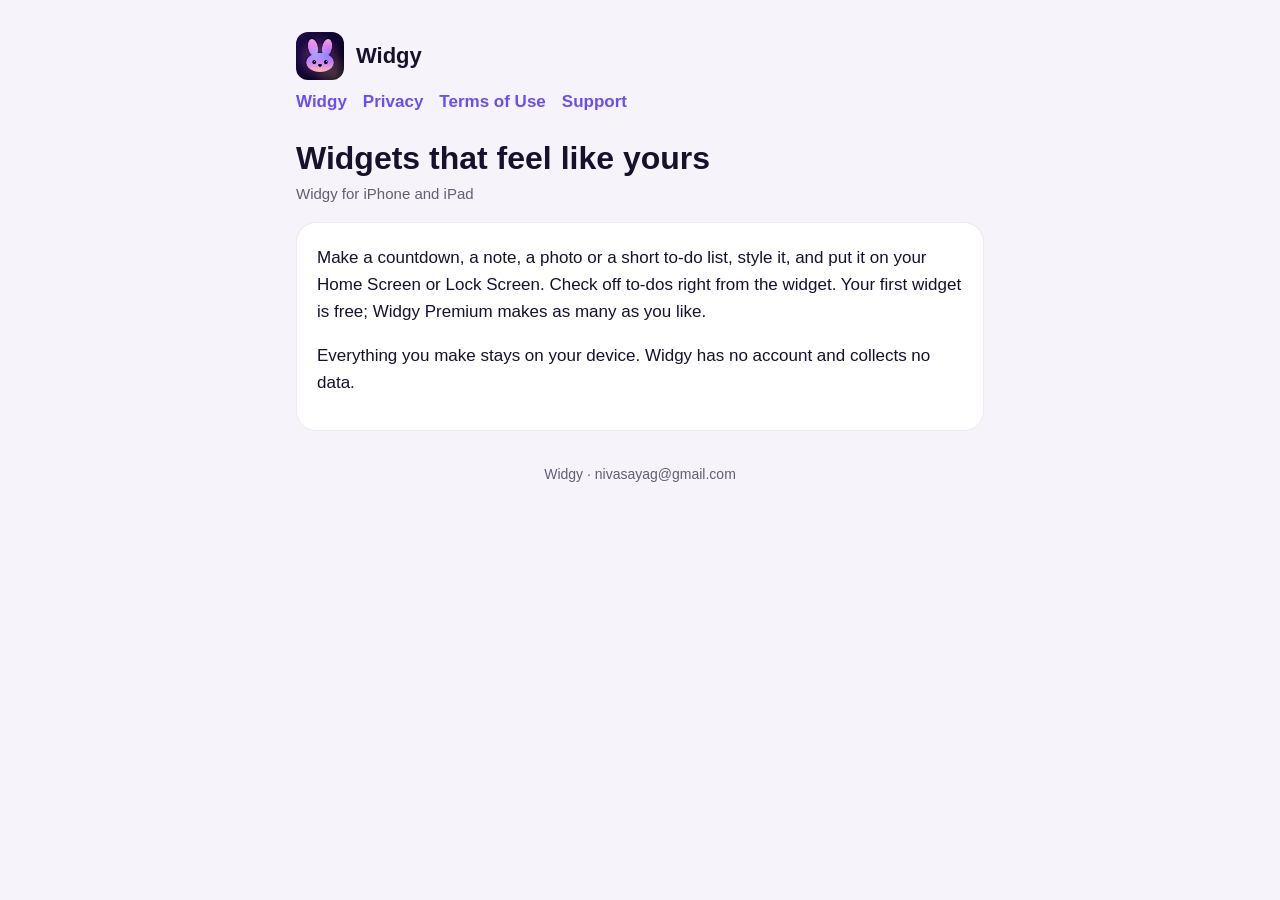
<file: index.html>
<!doctype html>
<html lang="en"><head><meta charset="utf-8"><meta name="viewport" content="width=device-width,initial-scale=1">
<title>Home Screen widgets | Widgy</title><link rel="stylesheet" href="style.css?v=20261109"><link rel="icon" href="icon.png"></head>
<body><main><header><img src="icon.png" alt=""><b>Widgy</b></header>
<nav><a href="index.html">Widgy</a><a href="privacy.html">Privacy</a><a href="terms.html">Terms of Use</a><a href="support.html">Support</a></nav>
<h1>Widgets that feel like yours</h1>
<p class="updated">Widgy for iPhone and iPad</p>
<section><p>Make a countdown, a note, a photo or a short to-do list, style it, and put it on your Home Screen or Lock Screen. Check off to-dos right from the widget. Your first widget is free; Widgy Premium makes as many as you like.</p>
<p>Everything you make stays on your device. Widgy has no account and collects no data.</p></section>
<footer>Widgy · nivasayag@gmail.com</footer></main></body></html>
</file>
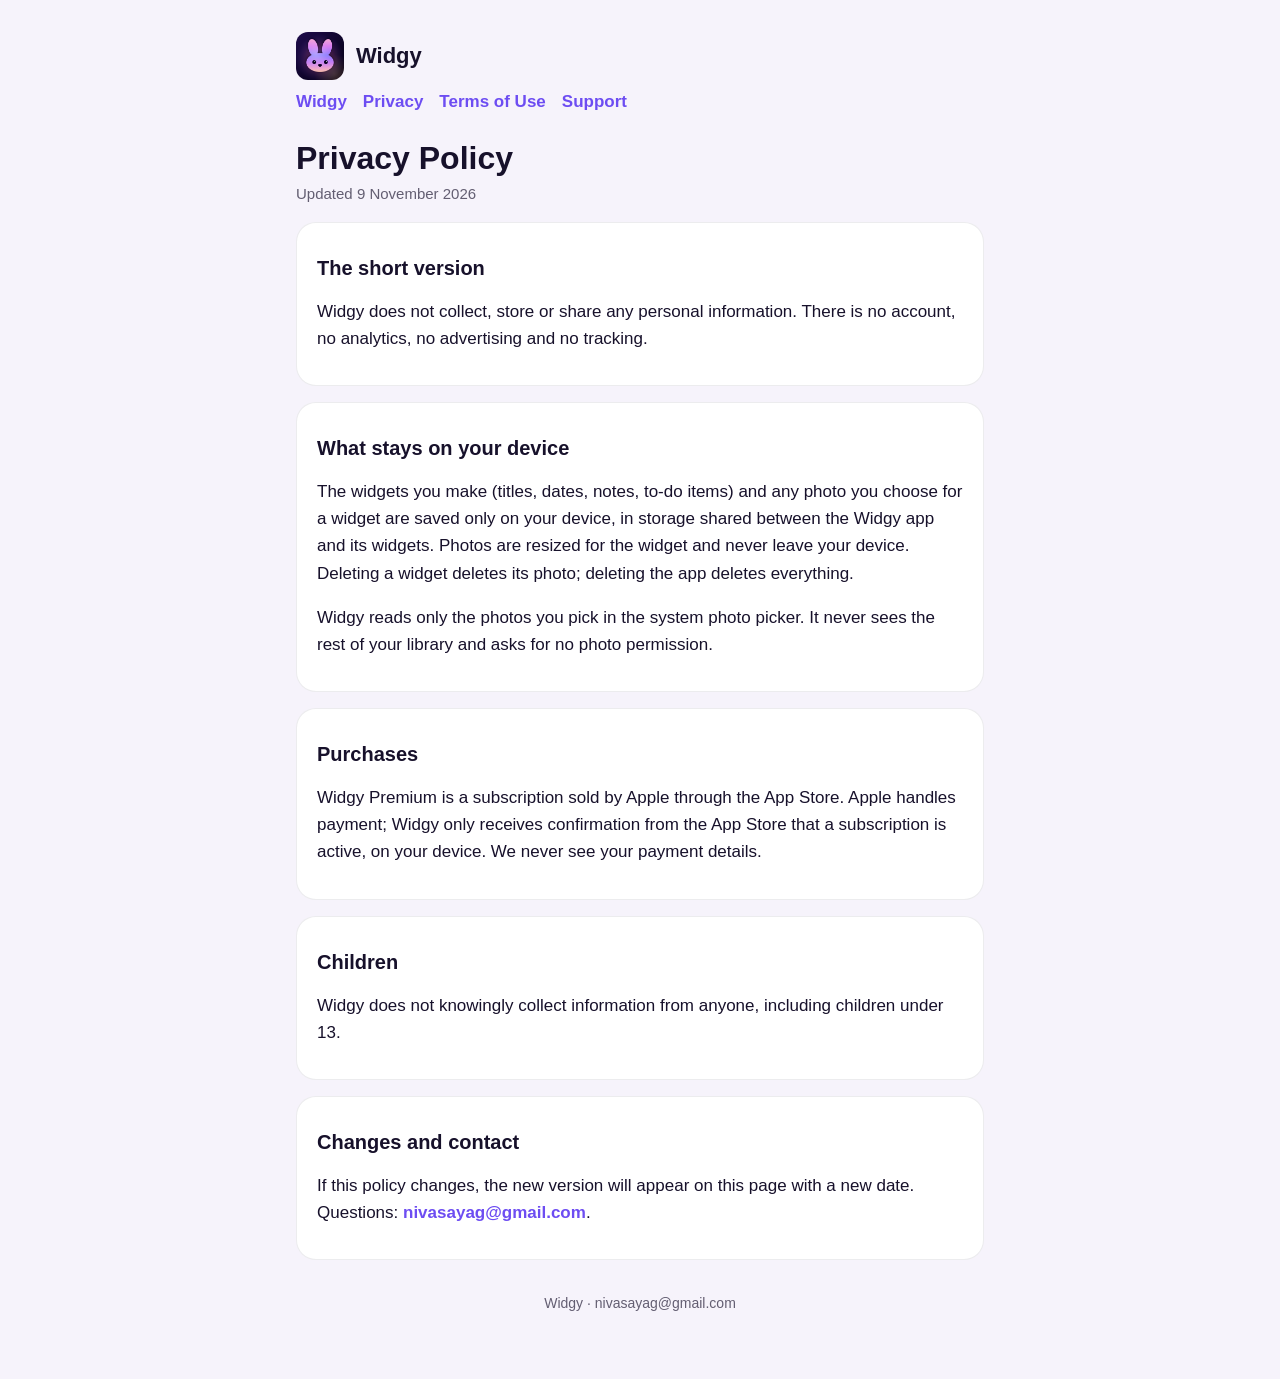
<file: privacy.html>
<!doctype html>
<html lang="en"><head><meta charset="utf-8"><meta name="viewport" content="width=device-width,initial-scale=1">
<title>Privacy Policy | Widgy</title><link rel="stylesheet" href="style.css?v=20261109"><link rel="icon" href="icon.png"></head>
<body><main><header><img src="icon.png" alt=""><b>Widgy</b></header>
<nav><a href="index.html">Widgy</a><a href="privacy.html">Privacy</a><a href="terms.html">Terms of Use</a><a href="support.html">Support</a></nav>
<h1>Privacy Policy</h1><p class="updated">Updated 9 November 2026</p>
<section><h2>The short version</h2><p>Widgy does not collect, store or share any personal information. There is no account, no analytics, no advertising and no tracking.</p></section>
<section><h2>What stays on your device</h2><p>The widgets you make (titles, dates, notes, to-do items) and any photo you choose for a widget are saved only on your device, in storage shared between the Widgy app and its widgets. Photos are resized for the widget and never leave your device. Deleting a widget deletes its photo; deleting the app deletes everything.</p>
<p>Widgy reads only the photos you pick in the system photo picker. It never sees the rest of your library and asks for no photo permission.</p></section>
<section><h2>Purchases</h2><p>Widgy Premium is a subscription sold by Apple through the App Store. Apple handles payment; Widgy only receives confirmation from the App Store that a subscription is active, on your device. We never see your payment details.</p></section>
<section><h2>Children</h2><p>Widgy does not knowingly collect information from anyone, including children under 13.</p></section>
<section><h2>Changes and contact</h2><p>If this policy changes, the new version will appear on this page with a new date. Questions: <a href="mailto:nivasayag@gmail.com">nivasayag@gmail.com</a>.</p></section>
<footer>Widgy · nivasayag@gmail.com</footer></main></body></html>
</file>
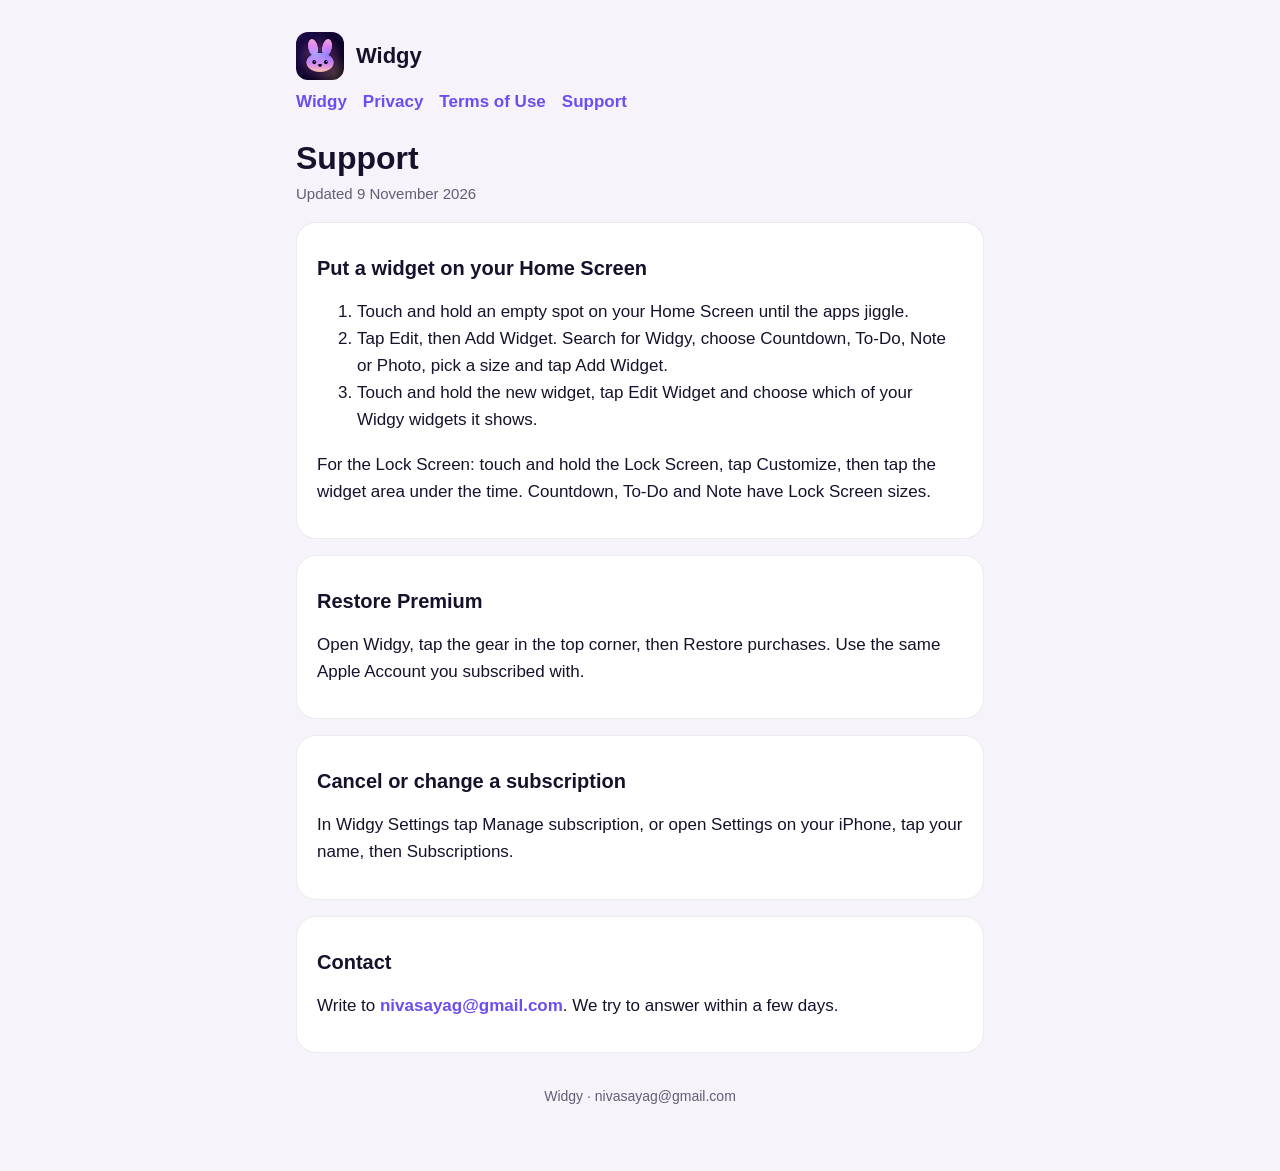
<file: support.html>
<!doctype html>
<html lang="en"><head><meta charset="utf-8"><meta name="viewport" content="width=device-width,initial-scale=1">
<title>Support | Widgy</title><link rel="stylesheet" href="style.css?v=20261109"><link rel="icon" href="icon.png"></head>
<body><main><header><img src="icon.png" alt=""><b>Widgy</b></header>
<nav><a href="index.html">Widgy</a><a href="privacy.html">Privacy</a><a href="terms.html">Terms of Use</a><a href="support.html">Support</a></nav>
<h1>Support</h1><p class="updated">Updated 9 November 2026</p>
<section><h2>Put a widget on your Home Screen</h2><ol><li>Touch and hold an empty spot on your Home Screen until the apps jiggle.</li><li>Tap Edit, then Add Widget. Search for Widgy, choose Countdown, To-Do, Note or Photo, pick a size and tap Add Widget.</li><li>Touch and hold the new widget, tap Edit Widget and choose which of your Widgy widgets it shows.</li></ol>
<p>For the Lock Screen: touch and hold the Lock Screen, tap Customize, then tap the widget area under the time. Countdown, To-Do and Note have Lock Screen sizes.</p></section>
<section><h2>Restore Premium</h2><p>Open Widgy, tap the gear in the top corner, then Restore purchases. Use the same Apple Account you subscribed with.</p></section>
<section><h2>Cancel or change a subscription</h2><p>In Widgy Settings tap Manage subscription, or open Settings on your iPhone, tap your name, then Subscriptions.</p></section>
<section><h2>Contact</h2><p>Write to <a href="mailto:nivasayag@gmail.com">nivasayag@gmail.com</a>. We try to answer within a few days.</p></section>
<footer>Widgy · nivasayag@gmail.com</footer></main></body></html>
</file>
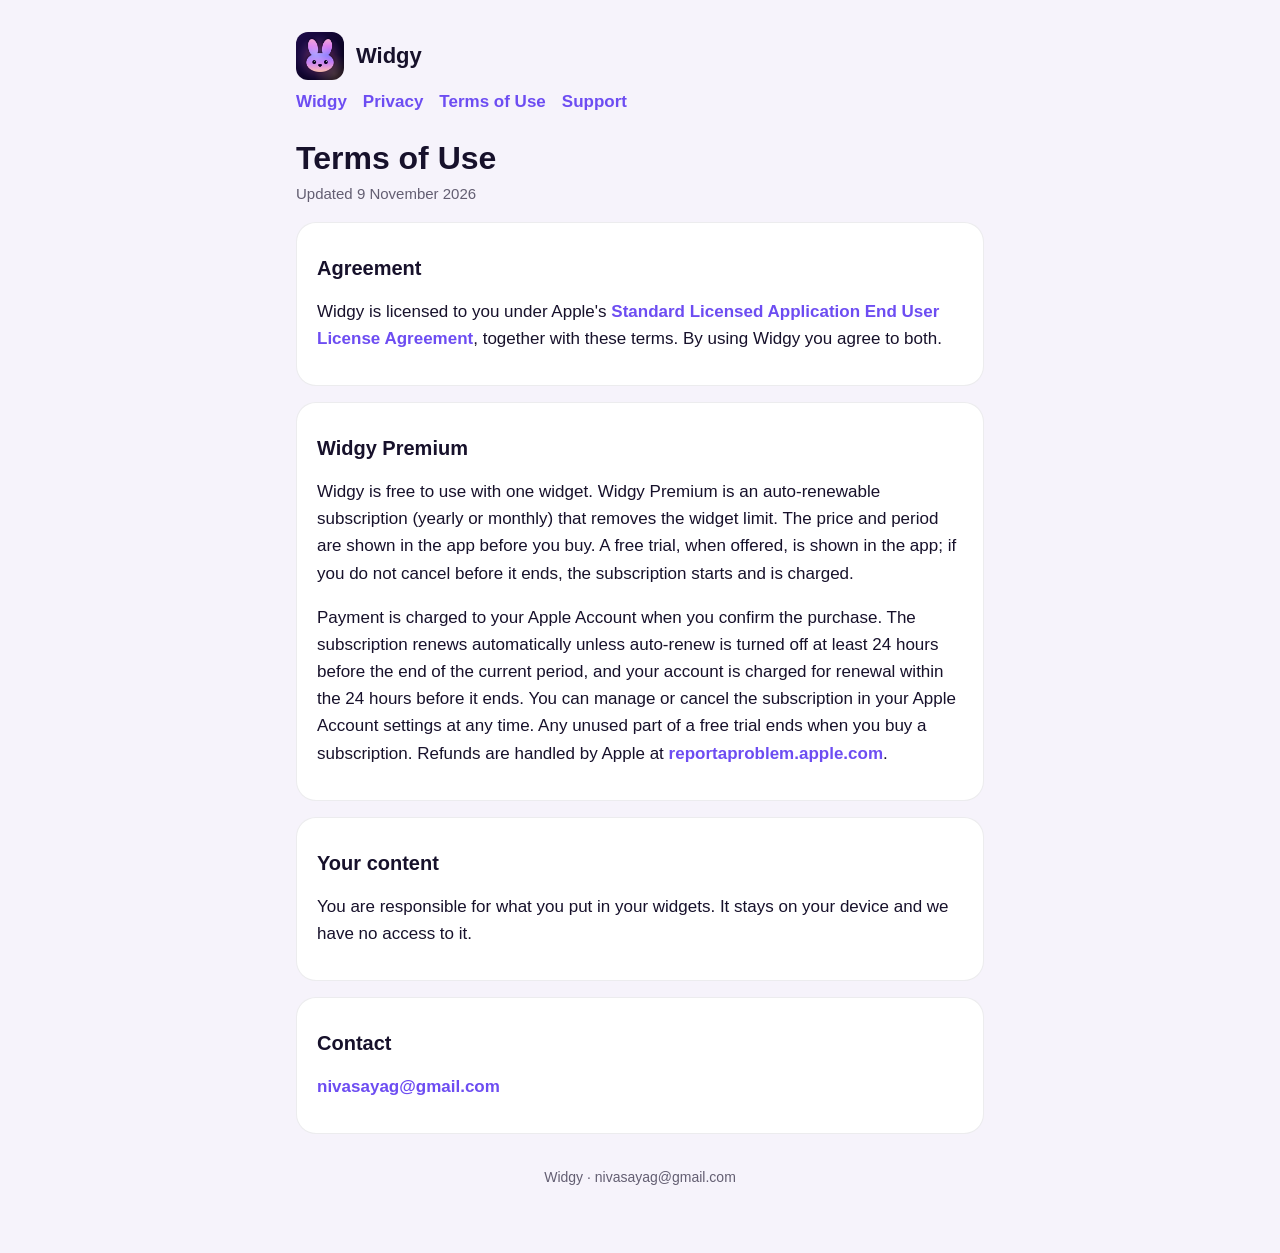
<file: terms.html>
<!doctype html>
<html lang="en"><head><meta charset="utf-8"><meta name="viewport" content="width=device-width,initial-scale=1">
<title>Terms of Use | Widgy</title><link rel="stylesheet" href="style.css?v=20261109"><link rel="icon" href="icon.png"></head>
<body><main><header><img src="icon.png" alt=""><b>Widgy</b></header>
<nav><a href="index.html">Widgy</a><a href="privacy.html">Privacy</a><a href="terms.html">Terms of Use</a><a href="support.html">Support</a></nav>
<h1>Terms of Use</h1><p class="updated">Updated 9 November 2026</p>
<section><h2>Agreement</h2><p>Widgy is licensed to you under Apple's <a href="https://www.apple.com/legal/internet-services/itunes/dev/stdeula/">Standard Licensed Application End User License Agreement</a>, together with these terms. By using Widgy you agree to both.</p></section>
<section><h2>Widgy Premium</h2><p>Widgy is free to use with one widget. Widgy Premium is an auto-renewable subscription (yearly or monthly) that removes the widget limit. The price and period are shown in the app before you buy. A free trial, when offered, is shown in the app; if you do not cancel before it ends, the subscription starts and is charged.</p>
<p>Payment is charged to your Apple Account when you confirm the purchase. The subscription renews automatically unless auto-renew is turned off at least 24 hours before the end of the current period, and your account is charged for renewal within the 24 hours before it ends. You can manage or cancel the subscription in your Apple Account settings at any time. Any unused part of a free trial ends when you buy a subscription. Refunds are handled by Apple at <a href="https://reportaproblem.apple.com">reportaproblem.apple.com</a>.</p></section>
<section><h2>Your content</h2><p>You are responsible for what you put in your widgets. It stays on your device and we have no access to it.</p></section>
<section><h2>Contact</h2><p><a href="mailto:nivasayag@gmail.com">nivasayag@gmail.com</a></p></section>
<footer>Widgy · nivasayag@gmail.com</footer></main></body></html>
</file>
<file: style.css>
:root{--bg:#F6F3FB;--card:#FFFFFF;--ink:#17112B;--sub:rgba(23,17,43,.66);--brand:#6D4DF2;--line:rgba(23,17,43,.08)}
@media (prefers-color-scheme:dark){:root{--bg:#0B0716;--card:#171127;--ink:#F6F2FF;--sub:rgba(246,242,255,.68);--brand:#A99BFF;--line:rgba(255,255,255,.08)}}
*{box-sizing:border-box}html{-webkit-text-size-adjust:100%}
body{margin:0;background:var(--bg);color:var(--ink);font:17px/1.6 -apple-system,BlinkMacSystemFont,"SF Pro Text","Segoe UI",Roboto,sans-serif}
main{max-width:720px;margin:0 auto;padding:32px 16px 64px}
header{display:flex;align-items:center;gap:12px;margin-bottom:8px}
header img{width:48px;height:48px;border-radius:12px}
header b{font:700 22px/1.2 ui-rounded,-apple-system,sans-serif}
nav{display:flex;flex-wrap:wrap;gap:8px 16px;margin:8px 0 24px}
nav a,a{color:var(--brand);text-decoration:none;font-weight:600}
h1{font:800 32px/1.2 ui-rounded,-apple-system,sans-serif;margin:16px 0 4px}
h2{font:700 20px/1.3 ui-rounded,-apple-system,sans-serif;margin:28px 0 6px}
.updated{color:var(--sub);font-size:15px;margin:0 0 16px}
section{background:var(--card);border:1px solid var(--line);border-radius:20px;padding:4px 20px 16px;margin:16px 0}
p,li{color:var(--ink)}small,.sub{color:var(--sub)}
footer{color:var(--sub);font-size:14px;margin-top:32px;text-align:center}
</file>
